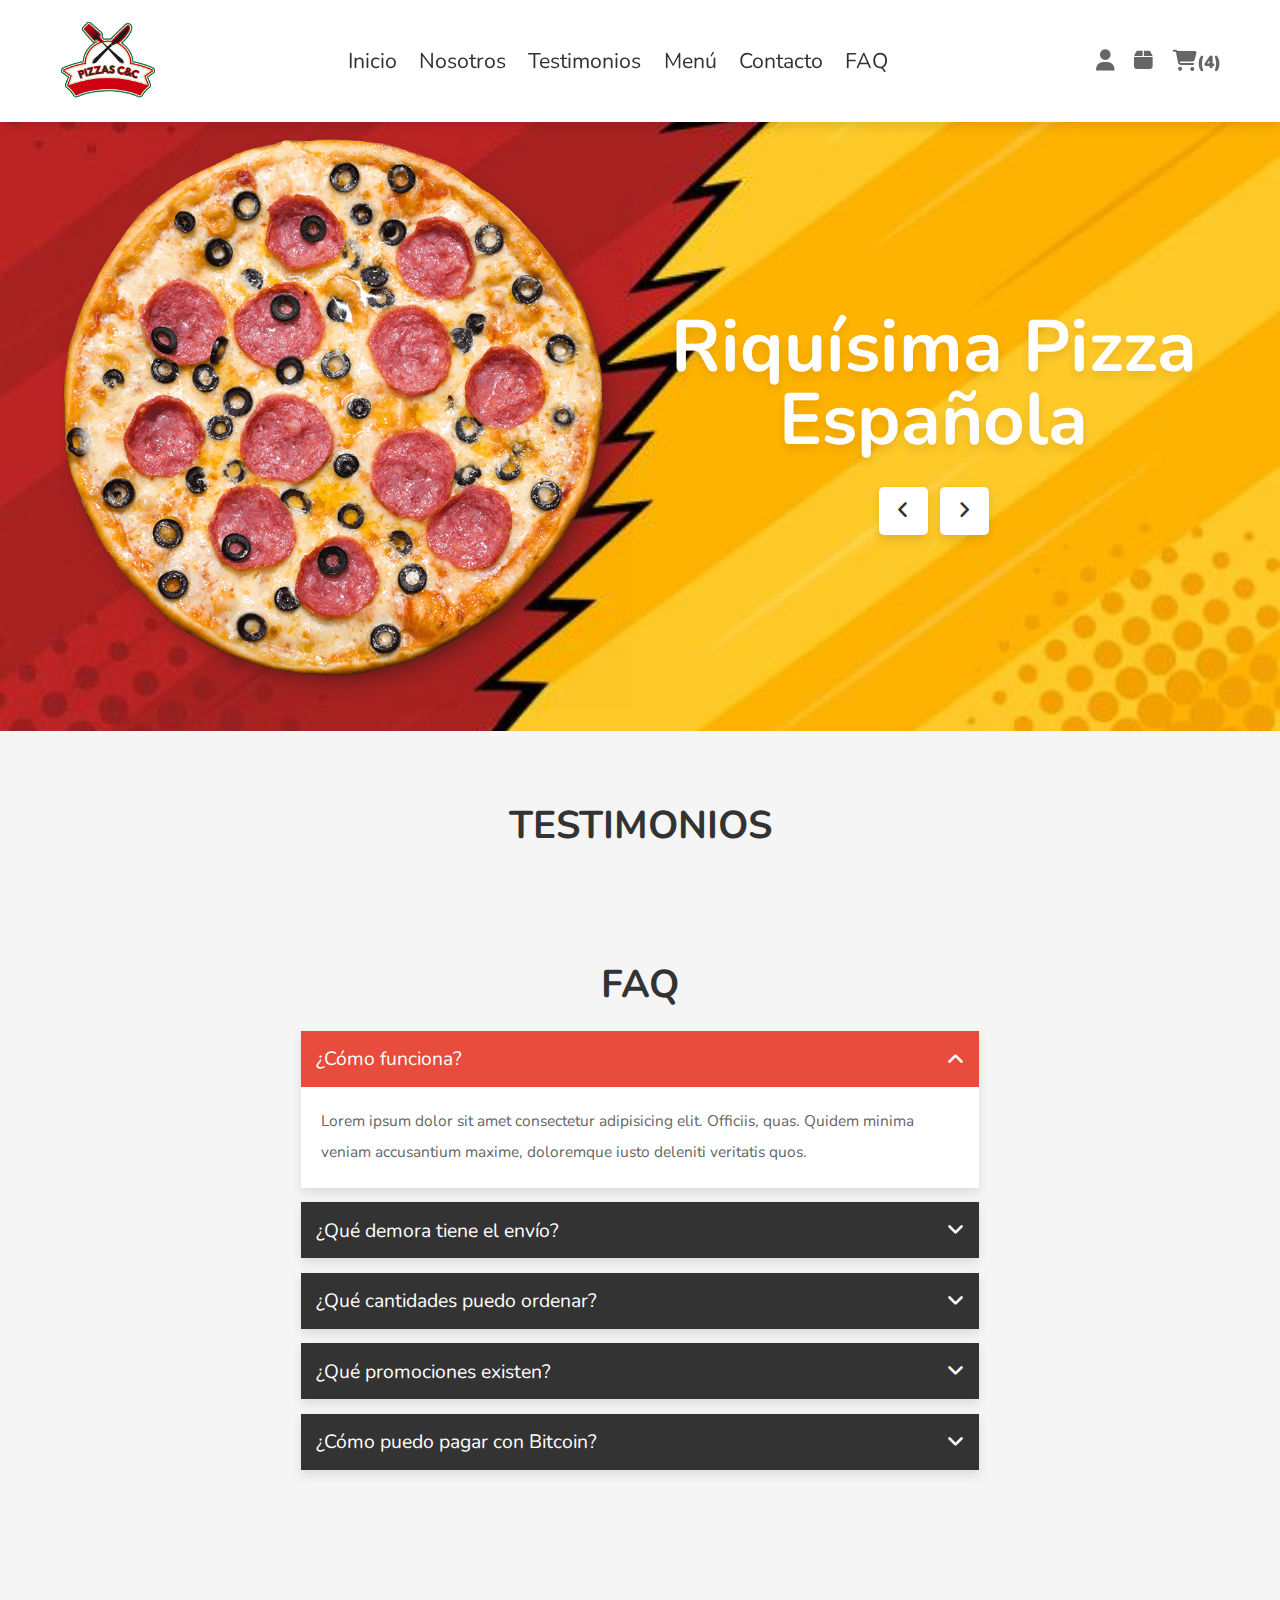
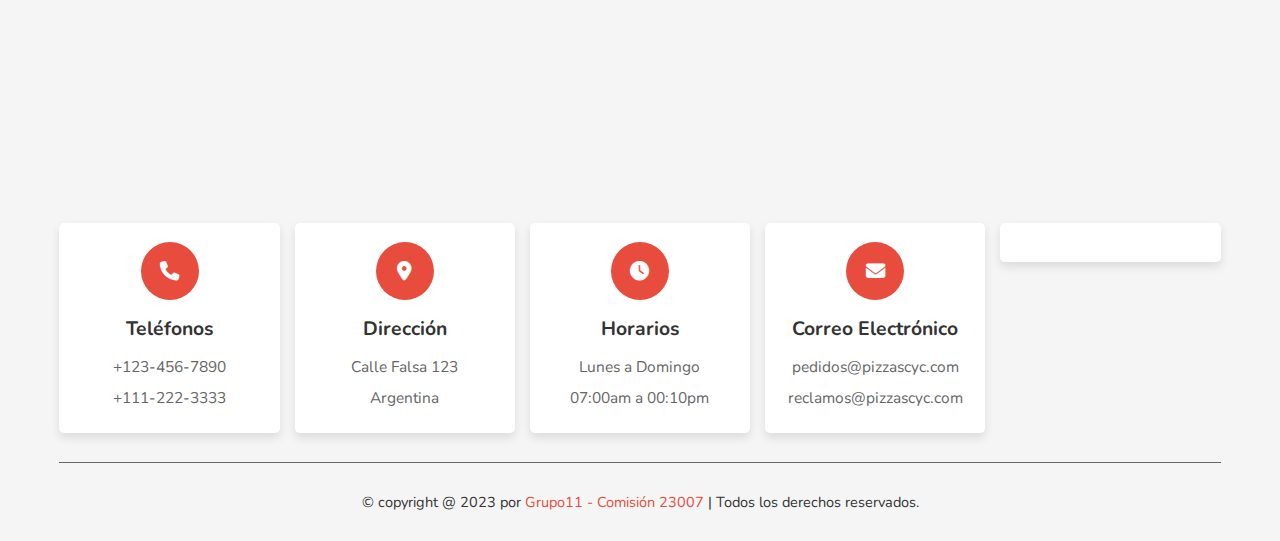
<file: index.html>
<!DOCTYPE html>
<html lang="es">
<head>
   <meta charset="UTF-8">
   <meta http-equiv="X-UA-Compatible" content="IE=edge">
   <meta name="viewport" content="width=device-width, initial-scale=1.0">
   <title>Pizza C&C</title>

   <!-- Cdn Font Awesome   -->
   <link rel="stylesheet" href="https://cdnjs.cloudflare.com/ajax/libs/font-awesome/6.1.1/css/all.min.css">

   <!--  Estilos CSS propios   -->
   <link rel="stylesheet" href="css/style.css">

</head>
<body>
   
<!-- Sección encabezado  -->

<header class="header">

   <section class="flex">

      <a href="index.html" class="logo"> <img src="images/logo.png" alt="Logo Pizza C&C."></a>

      <nav class="navbar">
         <a href="index.html">Inicio</a>
         <a href="nosotros.html">Nosotros</a>
         <a href="index.html#testimonios">Testimonios</a>
         <a href="menu.html">Menú</a>
         <a href="contacto.html">Contacto</a>
         <a href="index.html#faq">FAQ</a>
      </nav>

      <div class="icons">
         <div id="menu-btn" class="fas fa-bars"></div>
         <div id="user-btn" class="fas fa-user"></div>
         <div id="order-btn" class="fas fa-box"></div>
         <div id="cart-btn" class="fas fa-shopping-cart"><span>(4)</span></div>
      </div>

   </section>

</header>

<!-- Fin sección encabezado -->



<div class="shopping-cart">

   <section>

      <div id="close-cart"><span>Cerrar</span></div>

      <div class="box">
         <a href="#" class="fas fa-times"></a>
         <img src="images/pizza-1.jpg" alt="">
         <div class="content">
            <p>pizza-1 <span>( $1.200/- x 2 )</span></p>
            <form>
               <input type="number" class="cant" name="qty" min="1" value="2" max="100">
               <button type="submit" class="fas fa-edit" name="update_qty"></button>
            </form>
         </div>
      </div>

      <div class="box">
         <a href="#" class="fas fa-times"></a>
         <img src="images/pizza-3.jpg" alt="">
         <div class="content">
            <p>pizza-3 <span>( $1.200/- x 1 )</span></p>
            <form>
               <input type="number" class="cant" name="qty" min="1" value="1" max="100">
               <button type="submit" class="fas fa-edit" name="update_qty"></button>
            </form>
         </div>
      </div>

      <div class="box">
         <a href="#" class="fas fa-times"></a>
         <img src="images/pizza-6.jpg" alt="">
         <div class="content">
            <p>pizza-6 <span>( $1.200/- x 2 )</span></p>
            <form>
               <input type="number" class="cant" name="qty" min="1" value="2" max="100">
               <button type="submit" class="fas fa-edit" name="update_qty"></button>
            </form>
         </div>
      </div>

      <div class="box">
         <a href="#" class="fas fa-times"></a>
         <img src="images/pizza-7.jpg" alt="">
         <div class="content">
            <p>pizza-7 <span>( $1.200/- x 1 )</span></p>
            <form>
               <input type="number" class="cant" name="qty" min="1" value="1" max="100">
               <button type="submit" class="fas fa-edit" name="update_qty"></button>
            </form>
         </div>
      </div>

      <a href="#order" class="btn">Pedir ahora</a>

   </section>

</div>

<div class="home-bg">

   <section class="home" id="home">

      <div class="slide-container">

         <div class="slide active">
            <div class="image">
               <div class="girar">
                  <img src="images/home-img-1.png" alt="">
               </div>
            </div>
            <div class="content">
               <h3>Riquísima Pizza Española</h3>
               <div class="fas fa-angle-left" onclick="prev()"></div>
               <div class="fas fa-angle-right" onclick="next()"></div>
            </div>
         </div>

         <div class="slide">
            <div class="image">
               <div class="girar">
                  <img src="images/home-img-2.png" alt="">
               </div>
            </div>
            <div class="content">
               <h3>Deliciosa con Morroncito y Jamón</h3>
               <div class="fas fa-angle-left" onclick="prev()"></div>
               <div class="fas fa-angle-right" onclick="next()"></div>
            </div>
         </div>

         <div class="slide">
            <div class="image">
               <div class="girar">
                  <img src="images/home-img-3.png" alt="">
               </div>
            </div>
            <div class="content">
               <h3>Cuatro Quesos y algo más</h3>
               <div class="fas fa-angle-left" onclick="prev()"></div>
               <div class="fas fa-angle-right" onclick="next()"></div>
            </div>
         </div>

      </div>

   </section>

</div>

<!-- comienzo testimonios -->
<section id=testimonios class="comentarios">
   <h1 class="heading anim-titulo">Testimonios</h1>
   <article id="cajaComentarios">
       <!-- Comentarios generados con API -->
   </article>
</section>
<!-- fin testimonios -->



<!-- comienzo faq  -->

<section class="faq" id="faq">

   <h1 class="heading anim-titulo">FAQ</h1>

   <div class="accordion-container">

      <div class="accordion active">
         <div class="accordion-heading">
            <span>¿Cómo funciona?</span>
            <i class="fas fa-angle-down"></i>
         </div>
         <p class="accrodion-content">
            Lorem ipsum dolor sit amet consectetur adipisicing elit. Officiis, quas. Quidem minima veniam accusantium maxime, doloremque iusto deleniti veritatis quos.
         </p>
      </div>

      <div class="accordion">
         <div class="accordion-heading">
            <span>¿Qué demora tiene el envío?</span>
            <i class="fas fa-angle-down"></i>
         </div>
         <p class="accrodion-content">
            Lorem ipsum dolor sit amet consectetur adipisicing elit. Officiis, quas. Quidem minima veniam accusantium maxime, doloremque iusto deleniti veritatis quos.
         </p>
      </div>

      <div class="accordion">
         <div class="accordion-heading">
            <span>¿Qué cantidades puedo ordenar?</span>
            <i class="fas fa-angle-down"></i>
         </div>
         <p class="accrodion-content">
            Lorem ipsum dolor sit amet consectetur adipisicing elit. Officiis, quas. Quidem minima veniam accusantium maxime, doloremque iusto deleniti veritatis quos.
         </p>
      </div>

      <div class="accordion">
         <div class="accordion-heading">
            <span>¿Qué promociones existen?</span>
            <i class="fas fa-angle-down"></i>
         </div>
         <p class="accrodion-content">
            Lorem ipsum dolor sit amet consectetur adipisicing elit. Officiis, quas. Quidem minima veniam accusantium maxime, doloremque iusto deleniti veritatis quos.
         </p>
      </div>


      <div class="accordion">
         <div class="accordion-heading">
            <span>¿Cómo puedo pagar con Bitcoin?</span>
            <i class="fas fa-angle-down"></i>
         </div>
         <p class="accrodion-content">
            Lorem ipsum dolor sit amet consectetur adipisicing elit. Officiis, quas. Quidem minima veniam accusantium maxime, doloremque iusto deleniti veritatis quos.
         </p>
      </div>
   </div>
</section>

<!-- fin faq  -->

<!-- comienzo footer  -->

<section class="location">
   <iframe src="https://www.google.com/maps/embed?pb=!1m18!1m12!1m3!1d3281.8580521612535!2d-58.76656361722977!3d-34.65828760314897!2m3!1f0!2f0!3f0!3m2!1i1024!2i768!4f13.1!3m3!1m2!1s0x95bc9512dd8aeb59%3A0xc78ff3fe9b8c9677!2sCalle%20falsa%20123%2C%20Paso%20del%20Rey%2C%20Provincia%20de%20Buenos%20Aires!5e0!3m2!1sen!2sar!4v1684453781965!5m2!1sen!2sar" width="300" height="400" style="border:0;" allowfullscreen="" loading="lazy" referrerpolicy="no-referrer-when-downgrade"></iframe>
</section>


<section class="footer">

   <div class="box-container">

      <div class="box">
         <i class="fas fa-phone"></i>
         <h3>Teléfonos</h3>
         <p>+123-456-7890</p>
         <p>+111-222-3333</p>
      </div>

      <div class="box">
         <i class="fas fa-map-marker-alt"></i>
         <h3>Dirección</h3>
         <p>Calle Falsa 123</p>
         <p>Argentina</p>
      </div>

      <div class="box">
         <i class="fas fa-clock"></i>
         <h3>Horarios</h3>
         <p>Lunes a Domingo</p>
         <p>07:00am a 00:10pm</p>
      </div>

      <div class="box">
         <i class="fas fa-envelope"></i>
         <h3>Correo Electrónico</h3>
         <p>pedidos@pizzascyc.com</p>
         <p>reclamos@pizzascyc.com</p>
      </div>
      
      <div class="box">
         <div id="clima"></div>
      </div>
   </div>

   <div class="credit">
      &copy; copyright @ 2023 por <span>Grupo11 - Comisión 23007</span> | Todos los derechos reservados.
   </div>

</section>

<!-- fin footer -->



















<!-- links archivos javascript  -->
<script src="js/script.js"></script>
<script src="js/clima.js"></script>
<script src="js/comentarios.js"></script>

</body>
</html>
</file>
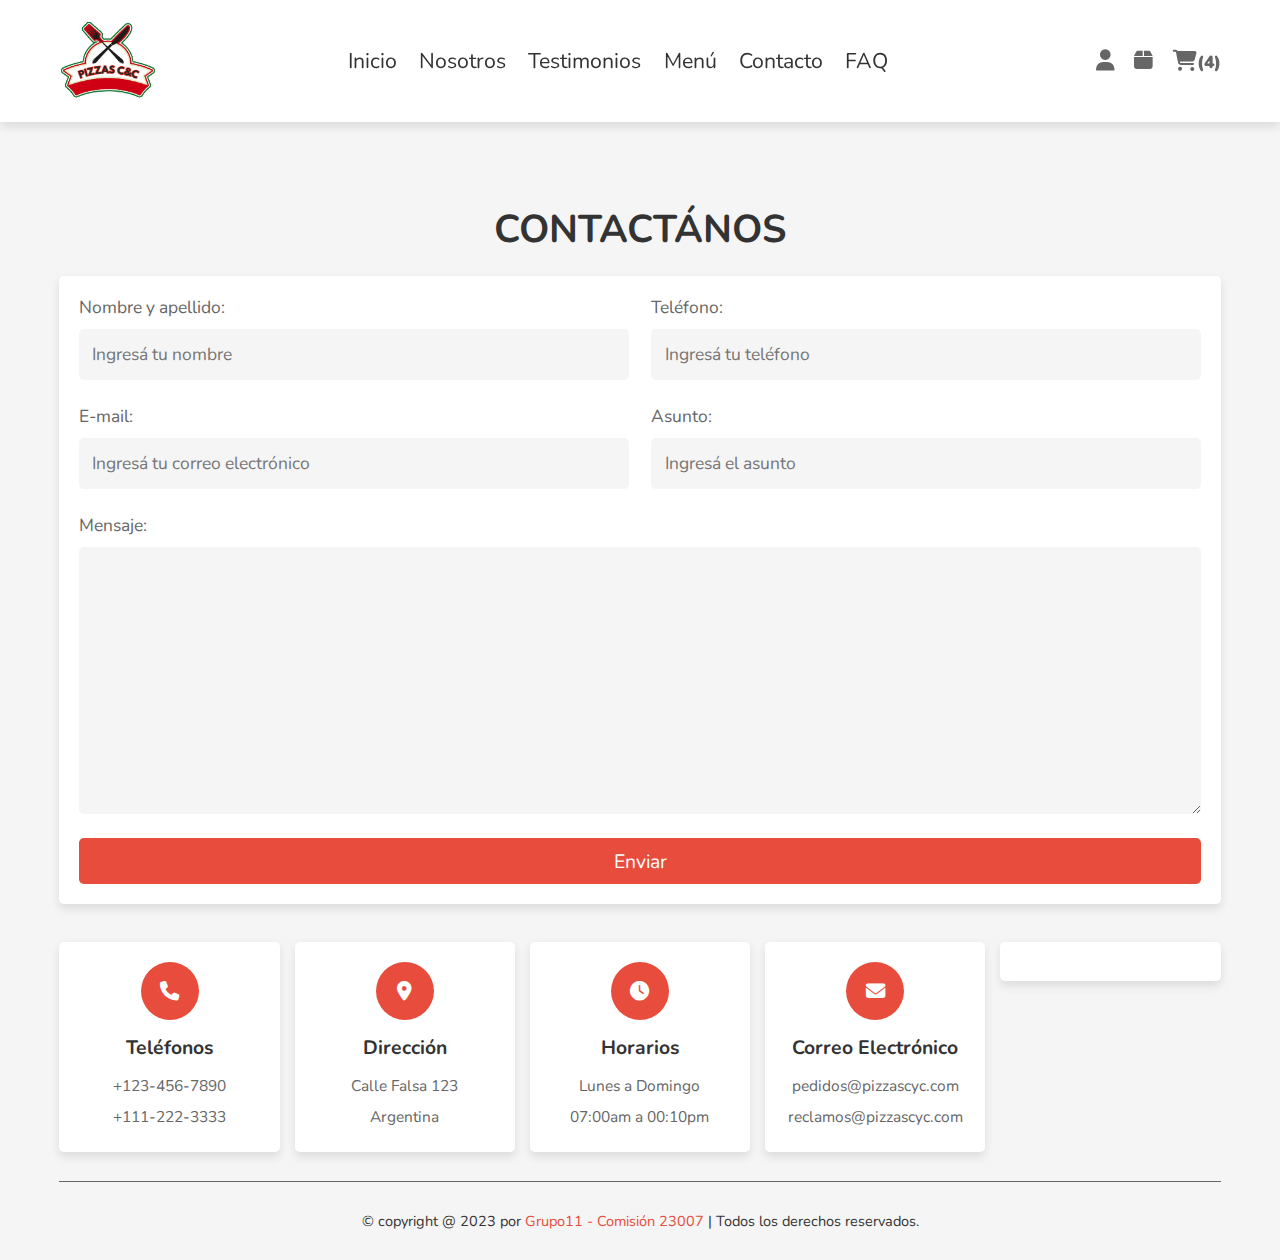
<file: contacto.html>
<!DOCTYPE html>
<html lang="es">
<head>
   <meta charset="UTF-8">
   <meta http-equiv="X-UA-Compatible" content="IE=edge">
   <meta name="viewport" content="width=device-width, initial-scale=1.0">
   <title>Pizza C&C</title>

   <!-- Cdn Font Awesome   -->
   <link rel="stylesheet" href="https://cdnjs.cloudflare.com/ajax/libs/font-awesome/6.1.1/css/all.min.css">

   <!--  Estilos CSS propios   -->
   <link rel="stylesheet" href="css/style.css">

</head>
<body>
   
<!-- Sección encabezado  -->

<header class="header">

   <section class="flex">

      <a href="index.html" class="logo"> <img src="images/logo.png" alt="Logo Pizza C&C."></a>

      <nav class="navbar">
         <a href="index.html">Inicio</a>
         <a href="nosotros.html">Nosotros</a>
         <a href="index.html#testimonios">Testimonios</a>
         <a href="menu.html">Menú</a>
         <a href="contacto.html">Contacto</a>
         <a href="index.html#faq">FAQ</a>
      </nav>

      <div class="icons">
         <div id="menu-btn" class="fas fa-bars"></div>
         <div id="user-btn" class="fas fa-user"></div>
         <div id="order-btn" class="fas fa-box"></div>
         <div id="cart-btn" class="fas fa-shopping-cart"><span>(4)</span></div>
      </div>

   </section>

</header>

<!-- Fin sección encabezado -->


<section class="contacto" id="contacto">

    <h1 class="heading anim-titulo">Contactános</h1>
 
    <form id="form-contacto">
 
       <div class="flex">
          <div class="inputBox">
             <label>Nombre y apellido:</label>
             <input type="text" name="name" class="box" required placeholder="Ingresá tu nombre" maxlength="20" id="nombre-contacto" onkeyup="validarNombre()"> <span id="error-nombre"></span>
          </div>
          <div class="inputBox">
             <label>Teléfono:</label>
             <input type="number" name="number" class="box" required placeholder="Ingresá tu teléfono" min="0" id="telefono-contacto" onkeyup="validarTelefono()"> <span id="error-tel"></span>
          </div>
          <div class="inputBox">
            <label>E-mail:</label>
            <input type="email" name="email" class="box" required placeholder="Ingresá tu correo electrónico" min="0" id="email-contacto" onkeyup="validarEmail()"> <span id="error-email"></span>
         </div>
         <div class="inputBox">
            <label>Asunto:</label>
            <input type="text" name="asunto" class="box" required placeholder="Ingresá el asunto" maxlength="20" id="asunto-contacto" onkeyup="validarAsunto()"> <span id="error-asunto"></span>
         </div>
         <div class="inputText">
            <label>Mensaje:</label>
            <textarea cols="100" rows="10" class="box" required id="mensaje-contacto" onkeyup="validarMensaje()"></textarea> <span id="error-mensaje"></span>
         </div>
       </div>
 
       <input type="submit" value="Enviar" class="btn" name="enviar" id="enviar">
       <span id="error-envio"></span>
 
    </form>
 
 </section>
 

<!-- Carrito -->
<div class="shopping-cart">

   <section>

      <div id="close-cart"><span>Cerrar</span></div>

      <div class="box">
         <a href="#" class="fas fa-times"></a>
         <img src="images/pizza-1.jpg" alt="">
         <div class="content">
            <p>pizza-1 <span>( $1.200/- x 2 )</span></p>
            <form>
               <input type="number" class="cant" name="qty" min="1" value="2" max="100">
               <button type="submit" class="fas fa-edit" name="update_qty"></button>
            </form>
         </div>
      </div>

      <div class="box">
         <a href="#" class="fas fa-times"></a>
         <img src="images/pizza-3.jpg" alt="">
         <div class="content">
            <p>pizza-3 <span>( $1.200/- x 1 )</span></p>
            <form>
               <input type="number" class="cant" name="qty" min="1" value="1" max="100">
               <button type="submit" class="fas fa-edit" name="update_qty"></button>
            </form>
         </div>
      </div>

      <div class="box">
         <a href="#" class="fas fa-times"></a>
         <img src="images/pizza-6.jpg" alt="">
         <div class="content">
            <p>pizza-6 <span>( $1.200/- x 2 )</span></p>
            <form>
               <input type="number" class="cant" name="qty" min="1" value="2" max="100">
               <button type="submit" class="fas fa-edit" name="update_qty"></button>
            </form>
         </div>
      </div>

      <div class="box">
         <a href="#" class="fas fa-times"></a>
         <img src="images/pizza-7.jpg" alt="">
         <div class="content">
            <p>pizza-7 <span>( $1.200/- x 1 )</span></p>
            <form>
               <input type="number" class="cant" name="qty" min="1" value="1" max="100">
               <button type="submit" class="fas fa-edit" name="update_qty"></button>
            </form>
         </div>
      </div>

      <a href="#order" class="btn">Pedir ahora</a>

   </section>

</div>
<!-- Fin Carrito -->


<section class="footer">

    <div class="box-container">
 
       <div class="box">
          <i class="fas fa-phone"></i>
          <h3>Teléfonos</h3>
          <p>+123-456-7890</p>
          <p>+111-222-3333</p>
       </div>
 
       <div class="box">
          <i class="fas fa-map-marker-alt"></i>
          <h3>Dirección</h3>
          <p>Calle Falsa 123</p>
          <p>Argentina</p>
       </div>
 
       <div class="box">
          <i class="fas fa-clock"></i>
          <h3>Horarios</h3>
          <p>Lunes a Domingo</p>
          <p>07:00am a 00:10pm</p>
       </div>
 
       <div class="box">
          <i class="fas fa-envelope"></i>
          <h3>Correo Electrónico</h3>
          <p>pedidos@pizzascyc.com</p>
          <p>reclamos@pizzascyc.com</p>
       </div>
       
       <div class="box">
          <div id="clima"></div>
       </div>
    </div>
 
    <div class="credit">
       &copy; copyright @ 2023 por <span>Grupo11 - Comisión 23007</span> | Todos los derechos reservados.
    </div>
 
 </section>
 
 <!-- fin footer -->
 


<!-- links archivos javascript  -->
<script src="js/validar.js"></script>
<script src="js/script.js"></script>
<script src="js/clima.js"></script>

</body>
</html>
</file>
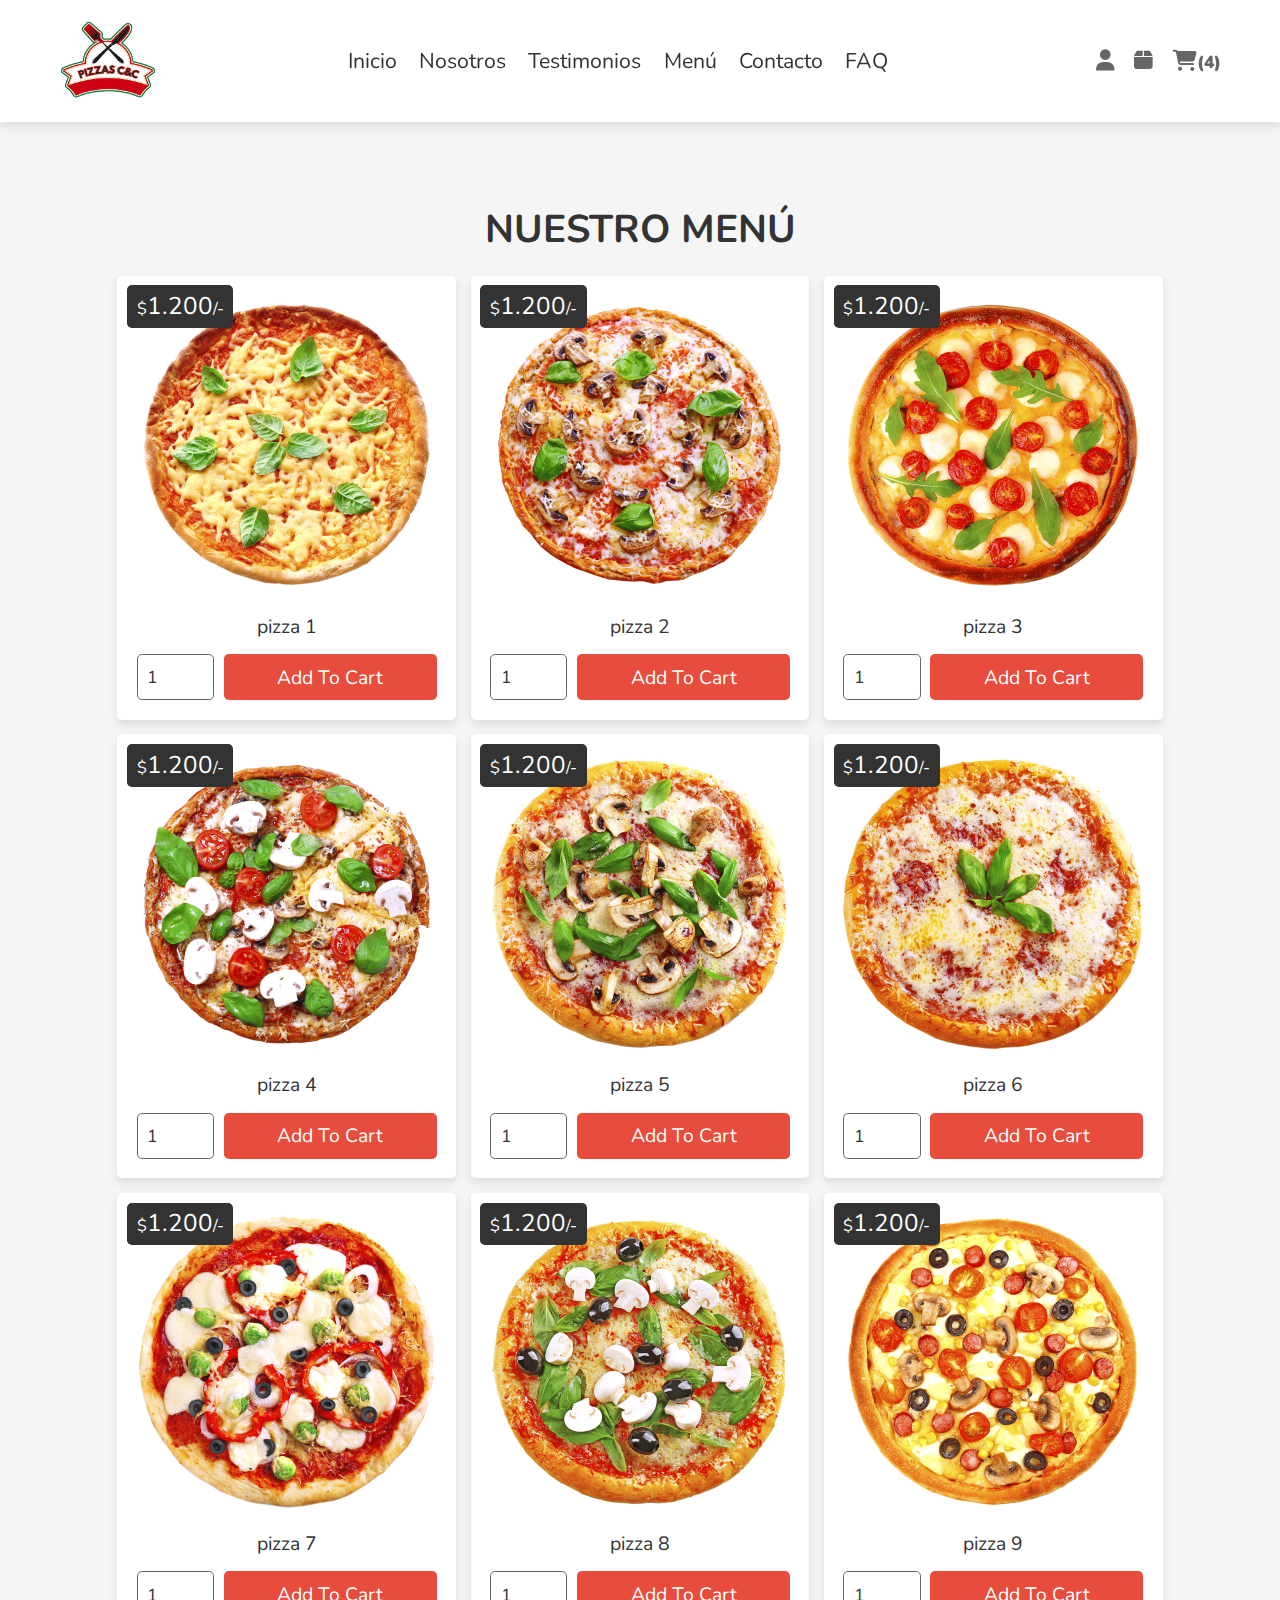
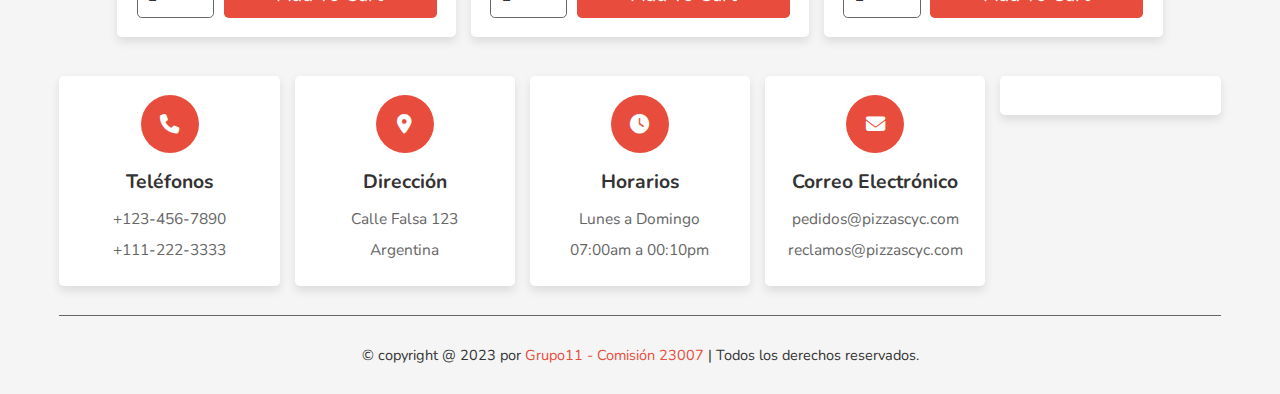
<file: menu.html>
<!DOCTYPE html>
<html lang="es">
<head>
   <meta charset="UTF-8">
   <meta http-equiv="X-UA-Compatible" content="IE=edge">
   <meta name="viewport" content="width=device-width, initial-scale=1.0">
   <title>Pizza C&C</title>

   <!-- Cdn Font Awesome   -->
   <link rel="stylesheet" href="https://cdnjs.cloudflare.com/ajax/libs/font-awesome/6.1.1/css/all.min.css">

   <!--  Estilos CSS propios   -->
   <link rel="stylesheet" href="css/style.css">

</head>
<body>
   
<!-- Sección encabezado  -->

<header class="header">

   <section class="flex">

      <a href="index.html" class="logo"> <img src="images/logo.png" alt="Logo Pizza C&C."></a>

      <nav class="navbar">
         <a href="index.html">Inicio</a>
         <a href="nosotros.html">Nosotros</a>
         <a href="index.html#testimonios">Testimonios</a>
         <a href="menu.html">Menú</a>
         <a href="contacto.html">Contacto</a>
         <a href="index.html#faq">FAQ</a>
      </nav>

      <div class="icons">
         <div id="menu-btn" class="fas fa-bars"></div>
         <div id="user-btn" class="fas fa-user"></div>
         <div id="order-btn" class="fas fa-box"></div>
         <div id="cart-btn" class="fas fa-shopping-cart"><span>(4)</span></div>
      </div>

   </section>

</header>

<!-- Fin sección encabezado -->


<!-- Inicio menú  -->

<section id="menu" class="menu">

    <h1 class="heading anim-titulo">Nuestro Menú</h1>
 
    <div class="box-container">
 
       <div class="box">
          <div class="precio">$<span>1.200</span>/-</div>
          <img src="images/pizza-1.jpg" alt="">
          <div class="nombre">pizza 1</div>
          <form>
             <input type="number" min="1" max="100" value="1" class="cant" name="qty">
             <input type="submit" value="add to cart" name="add_to_cart" class="btn">
          </form>
       </div>
 
       <div class="box">
          <div class="precio">$<span>1.200</span>/-</div>
          <img src="images/pizza-2.jpg" alt="">
          <div class="nombre">pizza 2</div>
          <form>
             <input type="number" min="1" max="100" value="1" class="cant" name="qty">
             <input type="submit" value="add to cart" name="add_to_cart" class="btn">
          </form>
       </div>
 
       <div class="box">
          <div class="precio">$<span>1.200</span>/-</div>
          <img src="images/pizza-3.jpg" alt="">
          <div class="nombre">pizza 3</div>
          <form>
             <input type="number" min="1" max="100" value="1" class="cant" name="qty">
             <input type="submit" value="add to cart" name="add_to_cart" class="btn">
          </form>
       </div>
 
       <div class="box">
          <div class="precio">$<span>1.200</span>/-</div>
          <img src="images/pizza-4.jpg" alt="">
          <div class="nombre">pizza 4</div>
          <form>
             <input type="number" min="1" max="100" value="1" class="cant" name="qty">
             <input type="submit" value="add to cart" name="add_to_cart" class="btn">
          </form>
       </div>
 
       <div class="box">
          <div class="precio">$<span>1.200</span>/-</div>
          <img src="images/pizza-5.jpg" alt="">
          <div class="nombre">pizza 5</div>
          <form>
             <input type="number" min="1" max="100" value="1" class="cant" name="qty">
             <input type="submit" value="add to cart" name="add_to_cart" class="btn">
          </form>
       </div>
 
       <div class="box">
          <div class="precio">$<span>1.200</span>/-</div>
          <img src="images/pizza-6.jpg" alt="">
          <div class="nombre">pizza 6</div>
          <form>
             <input type="number" min="1" max="100" value="1" class="cant" name="qty">
             <input type="submit" value="add to cart" name="add_to_cart" class="btn">
          </form>
       </div>
 
       <div class="box">
          <div class="precio">$<span>1.200</span>/-</div>
          <img src="images/pizza-7.jpg" alt="">
          <div class="nombre">pizza 7</div>
          <form>
             <input type="number" min="1" max="100" value="1" class="cant" name="qty">
             <input type="submit" value="add to cart" name="add_to_cart" class="btn">
          </form>
       </div>
 
       <div class="box">
          <div class="precio">$<span>1.200</span>/-</div>
          <img src="images/pizza-8.jpg" alt="">
          <div class="nombre">pizza 8</div>
          <form>
             <input type="number" min="1" max="100" value="1" class="cant" name="qty">
             <input type="submit" value="add to cart" name="add_to_cart" class="btn">
          </form>
       </div>
 
       <div class="box">
          <div class="precio">$<span>1.200</span>/-</div>
          <img src="images/pizza-9.jpg" alt="">
          <div class="nombre">pizza 9</div>
          <form>
             <input type="number" min="1" max="100" value="1" class="cant" name="qty">
             <input type="submit" value="add to cart" name="add_to_cart" class="btn">
          </form>
       </div>
 
    </div>
 
 </section>
 
 <!-- Fin menú -->

 <!-- Carrito -->
<div class="shopping-cart">

   <section>

      <div id="close-cart"><span>Cerrar</span></div>

      <div class="box">
         <a href="#" class="fas fa-times"></a>
         <img src="images/pizza-1.jpg" alt="">
         <div class="content">
            <p>pizza-1 <span>( $1.200/- x 2 )</span></p>
            <form>
               <input type="number" class="cant" name="qty" min="1" value="2" max="100">
               <button type="submit" class="fas fa-edit" name="update_qty"></button>
            </form>
         </div>
      </div>

      <div class="box">
         <a href="#" class="fas fa-times"></a>
         <img src="images/pizza-3.jpg" alt="">
         <div class="content">
            <p>pizza-3 <span>( $1.200/- x 1 )</span></p>
            <form>
               <input type="number" class="cant" name="qty" min="1" value="1" max="100">
               <button type="submit" class="fas fa-edit" name="update_qty"></button>
            </form>
         </div>
      </div>

      <div class="box">
         <a href="#" class="fas fa-times"></a>
         <img src="images/pizza-6.jpg" alt="">
         <div class="content">
            <p>pizza-6 <span>( $1.200/- x 2 )</span></p>
            <form>
               <input type="number" class="cant" name="qty" min="1" value="2" max="100">
               <button type="submit" class="fas fa-edit" name="update_qty"></button>
            </form>
         </div>
      </div>

      <div class="box">
         <a href="#" class="fas fa-times"></a>
         <img src="images/pizza-7.jpg" alt="">
         <div class="content">
            <p>pizza-7 <span>( $1.200/- x 1 )</span></p>
            <form>
               <input type="number" class="cant" name="qty" min="1" value="1" max="100">
               <button type="submit" class="fas fa-edit" name="update_qty"></button>
            </form>
         </div>
      </div>

      <a href="#order" class="btn">Pedir ahora</a>

   </section>

</div>
<!-- Fin Carrito -->
 
<!-- Inicio footer  -->

<section class="footer">

   <div class="box-container">

      <div class="box">
         <i class="fas fa-phone"></i>
         <h3>Teléfonos</h3>
         <p>+123-456-7890</p>
         <p>+111-222-3333</p>
      </div>

      <div class="box">
         <i class="fas fa-map-marker-alt"></i>
         <h3>Dirección</h3>
         <p>Calle Falsa 123</p>
         <p>Argentina</p>
      </div>

      <div class="box">
         <i class="fas fa-clock"></i>
         <h3>Horarios</h3>
         <p>Lunes a Domingo</p>
         <p>07:00am a 00:10pm</p>
      </div>

      <div class="box">
         <i class="fas fa-envelope"></i>
         <h3>Correo Electrónico</h3>
         <p>pedidos@pizzascyc.com</p>
         <p>reclamos@pizzascyc.com</p>
      </div>
      
      <div class="box">
         <div id="clima"></div>
      </div>
   </div>

   <div class="credit">
      &copy; copyright @ 2023 por <span>Grupo11 - Comisión 23007</span> | Todos los derechos reservados.
   </div>

</section>
 
 <!-- Fin footer -->
 
 
 
 
 
 
 
 
 
 
 
 
 
 
 
 
 
 
 
 <!-- Links scripts  -->
 <script src="js/script.js"></script>
 <script src="js/clima.js"></script>
 
 </body>
 </html>
</file>
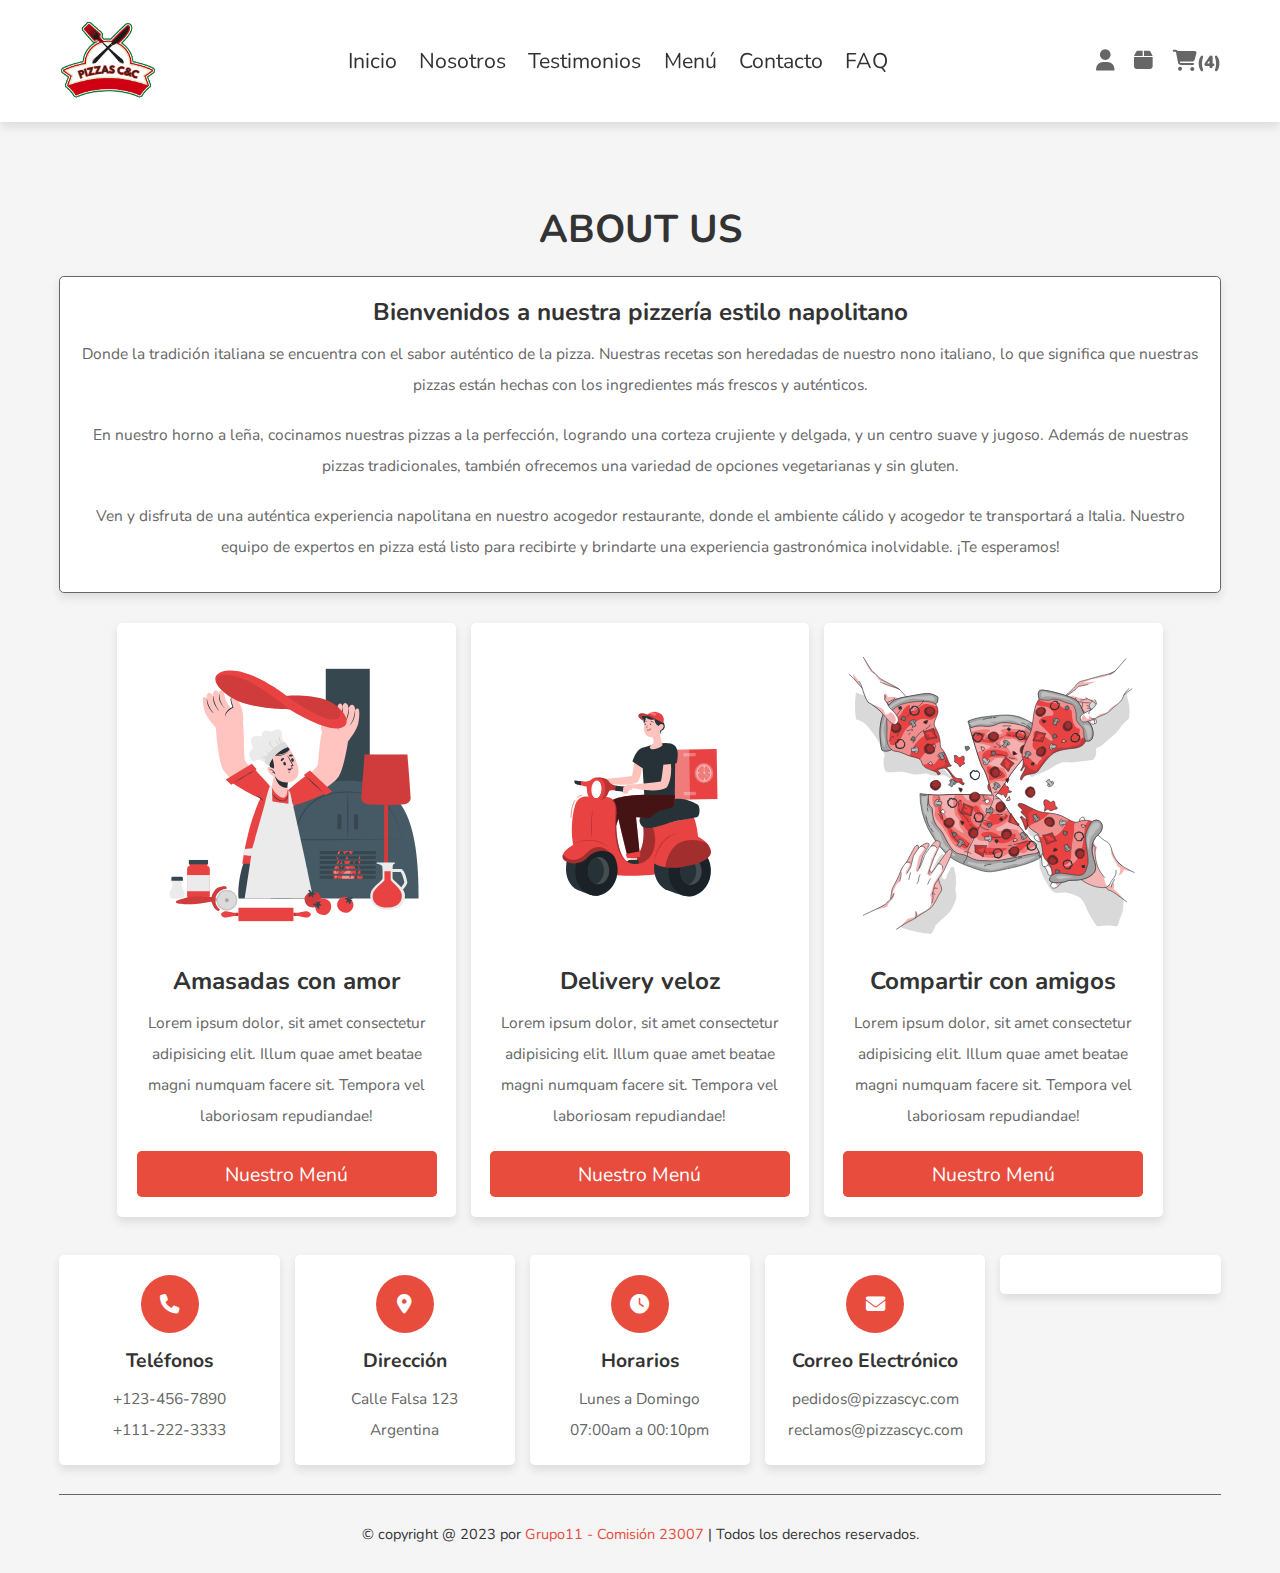
<file: nosotros.html>
<!DOCTYPE html>
<html lang="es">
<head>
   <meta charset="UTF-8">
   <meta http-equiv="X-UA-Compatible" content="IE=edge">
   <meta name="viewport" content="width=device-width, initial-scale=1.0">
   <title>Pizza C&C</title>

   <!-- Cdn Font Awesome   -->
   <link rel="stylesheet" href="https://cdnjs.cloudflare.com/ajax/libs/font-awesome/6.1.1/css/all.min.css">

   <!--  Estilos CSS propios   -->
   <link rel="stylesheet" href="css/style.css">

</head>
<body>
   
<!-- Sección encabezado  -->

<header class="header">

   <section class="flex">

      <a href="index.html" class="logo"> <img src="images/logo.png" alt="Logo Pizza C&C."></a>

      <nav class="navbar">
         <a href="index.html">Inicio</a>
         <a href="nosotros.html">Nosotros</a>
         <a href="index.html#testimonios">Testimonios</a>
         <a href="menu.html">Menú</a>
         <a href="contacto.html">Contacto</a>
         <a href="index.html#faq">FAQ</a>
      </nav>

      <div class="icons">
         <div id="menu-btn" class="fas fa-bars"></div>
         <div id="user-btn" class="fas fa-user"></div>
         <div id="order-btn" class="fas fa-box"></div>
         <div id="cart-btn" class="fas fa-shopping-cart"><span>(4)</span></div>
      </div>

   </section>

</header>

<!-- Fin sección encabezado -->
    <!-- Seccion About  -->

<section class="about" id="about">

    <h1 class="heading anim-titulo">about us</h1>
 

    <div class="box-flex">
      <h3>Bienvenidos a nuestra pizzería estilo napolitano</h3>
      <p>Donde la tradición italiana se encuentra con el sabor auténtico de la pizza. Nuestras recetas son heredadas de nuestro nono italiano, lo que significa que nuestras pizzas están hechas con los ingredientes más frescos y auténticos.
      <p>En nuestro horno a leña, cocinamos nuestras pizzas a la perfección, logrando una corteza crujiente y delgada, y un centro suave y jugoso. Además de nuestras pizzas tradicionales, también ofrecemos una variedad de opciones vegetarianas y sin gluten.
      <p>Ven y disfruta de una auténtica experiencia napolitana en nuestro acogedor restaurante, donde el ambiente cálido y acogedor te transportará a Italia. Nuestro equipo de expertos en pizza está listo para recibirte y brindarte una experiencia gastronómica inolvidable. ¡Te esperamos!</p>
   </div>

    <div class="box-container">

       <div class="box">
          <img src="images/about-1.svg" alt="">
          <h3>Amasadas con amor</h3>
          <p>Lorem ipsum dolor, sit amet consectetur adipisicing elit. Illum quae amet beatae magni numquam facere sit. Tempora vel laboriosam repudiandae!</p>
          <a href="menu.html" class="btn">Nuestro Menú</a>
       </div>
 
       <div class="box">
          <img src="images/about-2.svg" alt="">
          <h3>Delivery veloz</h3>
          <p>Lorem ipsum dolor, sit amet consectetur adipisicing elit. Illum quae amet beatae magni numquam facere sit. Tempora vel laboriosam repudiandae!</p>
          <a href="menu.html" class="btn">Nuestro Menú</a>
       </div>
 
       <div class="box">
          <img src="images/about-3.svg" alt="">
          <h3>Compartir con amigos</h3>
          <p>Lorem ipsum dolor, sit amet consectetur adipisicing elit. Illum quae amet beatae magni numquam facere sit. Tempora vel laboriosam repudiandae!</p>
          <a href="menu.html" class="btn">Nuestro Menú</a>
       </div>
 
    </div>
 
 </section>
 
 <!-- Fin About -->
<!-- Carrito -->
 <div class="shopping-cart">

   <section>

      <div id="close-cart"><span>Cerrar</span></div>

      <div class="box">
         <a href="#" class="fas fa-times"></a>
         <img src="images/pizza-1.jpg" alt="">
         <div class="content">
            <p>pizza-1 <span>( $1.200/- x 2 )</span></p>
            <form>
               <input type="number" class="cant" name="qty" min="1" value="2" max="100">
               <button type="submit" class="fas fa-edit" name="update_qty"></button>
            </form>
         </div>
      </div>

      <div class="box">
         <a href="#" class="fas fa-times"></a>
         <img src="images/pizza-3.jpg" alt="">
         <div class="content">
            <p>pizza-3 <span>( $1.200/- x 1 )</span></p>
            <form>
               <input type="number" class="cant" name="qty" min="1" value="1" max="100">
               <button type="submit" class="fas fa-edit" name="update_qty"></button>
            </form>
         </div>
      </div>

      <div class="box">
         <a href="#" class="fas fa-times"></a>
         <img src="images/pizza-6.jpg" alt="">
         <div class="content">
            <p>pizza-6 <span>( $1.200/- x 2 )</span></p>
            <form>
               <input type="number" class="cant" name="qty" min="1" value="2" max="100">
               <button type="submit" class="fas fa-edit" name="update_qty"></button>
            </form>
         </div>
      </div>

      <div class="box">
         <a href="#" class="fas fa-times"></a>
         <img src="images/pizza-7.jpg" alt="">
         <div class="content">
            <p>pizza-7 <span>( $1.200/- x 1 )</span></p>
            <form>
               <input type="number" class="cant" name="qty" min="1" value="1" max="100">
               <button type="submit" class="fas fa-edit" name="update_qty"></button>
            </form>
         </div>
      </div>

      <a href="#order" class="btn">Pedir ahora</a>

   </section>

</div>
<!-- Fin Carrito -->


<!-- Inicio footer  -->

<section class="footer">

   <div class="box-container">

      <div class="box">
         <i class="fas fa-phone"></i>
         <h3>Teléfonos</h3>
         <p>+123-456-7890</p>
         <p>+111-222-3333</p>
      </div>

      <div class="box">
         <i class="fas fa-map-marker-alt"></i>
         <h3>Dirección</h3>
         <p>Calle Falsa 123</p>
         <p>Argentina</p>
      </div>

      <div class="box">
         <i class="fas fa-clock"></i>
         <h3>Horarios</h3>
         <p>Lunes a Domingo</p>
         <p>07:00am a 00:10pm</p>
      </div>

      <div class="box">
         <i class="fas fa-envelope"></i>
         <h3>Correo Electrónico</h3>
         <p>pedidos@pizzascyc.com</p>
         <p>reclamos@pizzascyc.com</p>
      </div>
      
      <div class="box">
         <div id="clima"></div>
      </div>
   </div>

   <div class="credit">
      &copy; copyright @ 2023 por <span>Grupo11 - Comisión 23007</span> | Todos los derechos reservados.
   </div>

</section>
 <!-- Fin footer-->
 
 
 
 
 
 
 
 
 
 
 
 
 
 
 
 
 
 
 
 <!-- Links scripts  -->
 <script src="js/script.js"></script>
 <script src="js/clima.js"></script>
 
 </body>
 </html>
</file>
<file: css/style.css>
@import url('https://fonts.googleapis.com/css2?family=Nunito:wght@200;300;400;500;600;800&display=swap');

:root{
   --red:#e74c3c;
   --black:#333;
   --white:#fff;
   --light-bg:#f5f5f5;
   --light-color:#666;
   --border:.1rem solid var(--light-color);
   --box-shadow:0 .5rem 1rem rgba(0,0,0,.1);
}

*{
   font-family: 'Nunito', sans-serif;
   margin:0; padding:0;
   box-sizing: border-box;
   outline: none; border:none;
   text-decoration: none;
   transition: 0.2s linear; 
}

::-webkit-scrollbar{
   width: 1rem;
   height: .5rem;
}

::-webkit-scrollbar-track{
   background-color: transparent;
}

::-webkit-scrollbar-thumb{
   background-color: var(--red);
}

html{
   font-size: 60.5%;
   overflow-x: hidden;
   scroll-behavior: smooth;
   scroll-padding-top: 7.5rem;
}

body{
   background: var(--light-bg);
   overflow-x: hidden;
}

section{
   padding:2rem;
   margin:0 auto;
   max-width: 1200px;
}

.heading{
   text-align: center;
   margin-top: 5rem;
   margin-bottom: 2rem;
   font-size: 4rem;
   color:var(--black);
   text-transform: uppercase;
}

.anim-titulo {
	-webkit-animation: anim-titulo 5s cubic-bezier(0.215, 0.610, 0.355, 1.000) both;
	        animation: anim-titulo 5s cubic-bezier(0.215, 0.610, 0.355, 1.000) both;
}

/* ----------------------------------------------
 * Generated by Animista on 2023-5-23 11:22:22
 * Licensed under FreeBSD License.
 * See http://animista.net/license for more info. 
 * w: http://animista.net, t: @cssanimista
 * ---------------------------------------------- */

/**
 * ----------------------------------------
 * animation anim-titulo
 * ----------------------------------------
 */
 @-webkit-keyframes anim-titulo {
   0% {
     letter-spacing: 1em;
     -webkit-transform: translateZ(400px);
             transform: translateZ(400px);
     opacity: 0;
   }
   40% {
     opacity: 0.6;
   }
   100% {
     -webkit-transform: translateZ(0);
             transform: translateZ(0);
     opacity: 1;
   }
 }
 @keyframes anim-titulo {
   0% {
     letter-spacing: 1em;
     -webkit-transform: translateZ(400px);
             transform: translateZ(400px);
     opacity: 0;
   }
   40% {
     opacity: 0.6;
   }
   100% {
     -webkit-transform: translateZ(0);
             transform: translateZ(0);
     opacity: 1;
   }
 }
 


.btn{
   display: block;
   width: 100%;
   margin-top: 1rem;
   border-radius: .5rem;
   padding:1rem 3rem;
   font-size: 2rem;
   color:var(--white);
   background-color: var(--red);
   cursor: pointer;
   text-transform: capitalize;
   text-align: center;
}

.btn:hover{
   background-color:var(--black);
}

.header{
   position: fixed;
   top:0; left:0; right:0;
   background-color: var(--white);
   box-shadow: var(--box-shadow);
   z-index: 1000;
}

.header .flex{
   display: flex;
   align-items: center;
   justify-content: space-between;
   position: relative;
}


.header .flex .logo img{
   height: 80px;
   
}

.header .flex .navbar a{
   margin:0 1rem;
   font-size: 2.2rem;
   color:var(--black);
}

.header .flex .navbar a:hover{
   text-decoration: underline;
   color:var(--red);
}

.header .flex .icons div{
   font-size: 2.2rem;
   color:var(--light-color);
   cursor: pointer;
   margin-left: 1.7rem;
}

.header .flex .icons div:hover{
   color:var(--red);
}

.header .flex .icons div span{
   font-size: 1.8rem;
}

#menu-btn{
   display: none;
}



.shopping-cart{
   position: fixed;
   top:0; right:-110%;
   width: 35rem;
   z-index: 1100;
   background-color: var(--light-bg);
   border-left: var(--border);
   height: 100vh;
   overflow-y: scroll;
}

.shopping-cart.active{
   right: 0;
}

.shopping-cart #close-cart{
   text-align: right;
   margin-bottom: 2.5rem;
}

.shopping-cart #close-cart span{
   cursor: pointer;
   font-size: 2.5rem;
   color:var(--red);
   text-decoration: underline;
}

.shopping-cart #close-cart span:hover{
   color:var(--black);
}

.shopping-cart .box{
   display: flex;
   position: relative;
   align-items: center;
   gap:1.5rem;
   border-radius: .5rem;
   box-shadow: var(--box-shadow);
   padding:1.5rem;
   background-color: var(--white);
   margin:1.7rem 0;
}

.shopping-cart .box .fa-times{
   position: absolute;
   top:1.2rem; right:1.2rem;
   font-size: 1.8rem;
   cursor: pointer;
   color:var(--red);
}

.shopping-cart .box .fa-times:hover{
   color:var(--black);
}

.shopping-cart .box img{
   width: 7rem;
}

.shopping-cart .box .content p{
   font-size: 1.8rem;
   color:var(--light-color);
}

.shopping-cart .box .content p span{
   color:var(--red);
}

.shopping-cart .box .content form{
   margin-top: 1.5rem;
   display: flex;
   gap:1rem;
}

.shopping-cart .box .content form .cant{
   border:var(--border);
   border-radius: .5rem;
   padding:1rem;
   font-size: 1.8rem;
   color:var(--black);
   width: 8rem;
}

.shopping-cart .box .content form .fa-edit{
   width: 5.5rem;
   font-size: 1.7rem;
   cursor: pointer;
   border-radius: .5rem;
   background-color: var(--light-bg);
   color:var(--black);
}

.shopping-cart .box .content form .fa-edit:hover{
   background-color: var(--black);
   color:var(--white);
}

@keyframes fadeLeft{
   0%{
      transform: translateX(5rem);
   }
}

@keyframes fadeRight{
   0%{
      transform: translateX(-5rem);
   }
}

.home-bg{
   background:url(../images/pizza-bg.jpg) no-repeat;
   background-size: cover;
   background-position: center;
}

.home-bg .home .slide-container{
   margin-top: 12rem;
}

.home-bg .home .slide-container .slide{
   display: none;
   align-items: center;
   gap:1.5rem;
   flex-wrap: wrap;
}

.home-bg .home .slide-container .slide.active{
   display: flex;
}

.home-bg .home .slide-container .slide .image{
   flex:1 1 40rem;
   animation: fadeRight .4s linear;
}


/* animacion de rotacion */
 @-webkit-keyframes girar {
   0% {
     -webkit-transform: rotate(0);
             transform: rotate(0);
   }
   100% {
     -webkit-transform: rotate(360deg);
             transform: rotate(360deg);
   }
 }
 @keyframes girar {
   0% {
     -webkit-transform: rotate(0);
             transform: rotate(0);
   }
   100% {
     -webkit-transform: rotate(360deg);
             transform: rotate(360deg);
   }
 }

.girar {
	-webkit-animation: girar 20s linear infinite both;
	        animation: girar 20s linear infinite both;
}


.home-bg .home .slide-container .slide .image img{
   width: 100%;
}
.home-bg .home .slide-container .slide .content{
   flex:1 1 40rem;
   text-align: center;
   animation: fadeLeft .4s linear;
}

.home-bg .home .slide-container .slide .content h3{
   color:var(--white);
   margin-bottom: 3rem;
   text-transform: capitalize;
   font-size: 7.5rem;
   text-shadow: var(--box-shadow);
   line-height: 1;
}

.home-bg .home .slide-container .slide .content .fa-angle-left,
.home-bg .home .slide-container .slide .content .fa-angle-right{
   height: 5rem;
   width: 5rem;
   line-height: 4.8rem;
   font-size: 2rem;
   color:var(--black);
   background-color: var(--white);
   margin:0 .5rem;
   box-shadow: var(--box-shadow);
   cursor: pointer;
   border-radius: .5rem;
}

.home-bg .home .slide-container .slide .content .fa-angle-left:hover,
.home-bg .home .slide-container .slide .content .fa-angle-right:hover{
   background-color: var(--red);
   color:var(--white);
}

.about {
   margin-top: 14rem;
}

.about .box-flex{
   display: flex;
   flex-direction: column;



   border: solid 1px var(--light-color);
   width: 100%;
   margin-bottom: 30px;
   background-color: var(--white);
   border-radius: .5rem;
   padding:2rem;
   text-align: center;
   box-shadow: var(--box-shadow)

}

.about .box-flex h3 {
   font-size: 2.5rem;
   color:var(--black);
}

.about .box-flex p{
   padding:1rem 0;
   line-height: 2;
   font-size: 1.6rem;
   color:var(--light-color);
}


.about .box-container{
   display: grid;
   grid-template-columns: repeat(auto-fit, 35rem);
   gap:1.5rem;
   align-items: flex-start;
   justify-content: center;
}

.about .box-container .box{
   background-color: var(--white);
   border-radius: .5rem;
   padding:2rem;
   text-align: center;
   box-shadow: var(--box-shadow);
}

.about .box-container .box img{
   width: 100%;
   margin-bottom: 2rem;
}

.about .box-container .box h3{
   font-size: 2.5rem;
   color:var(--black);
}

.about .box-container .box p{
   padding:1rem 0;
   line-height: 2;
   font-size: 1.6rem;
   color:var(--light-color);
}

.menu {
   margin-top: 14rem;
}

.menu .box-container{
   display: grid;
   grid-template-columns: repeat(auto-fit, 35rem);
   gap:1.5rem;
   align-items: flex-start;
   justify-content: center;
}

.menu .box-container .box{
   background-color: var(--white);
   border-radius: .5rem;
   padding:2rem;
   text-align: center;
   box-shadow: var(--box-shadow);
   position: relative;
}

.menu .box-container .box img{
   width: 100%;
   margin-bottom: 1rem;
}

.menu .box-container .box .precio{
   background-color: var(--black);
   border-radius: .5rem;
   padding:.5rem 1rem;
   font-size: 1.7rem;
   color:var(--white);
   position: absolute;
   top:1rem; left:1rem;
}

.menu .box-container .box .precio span{
   font-size: 2.5rem;
}

.menu .box-container .box .nombre{
   font-size: 2rem;
   color:var(--black);
   margin:.5rem 0;
}

.menu .box-container .box form{
   display: flex;
   gap:1rem;
}

.menu .box-container .box form .cant{
   width: 8rem;
   border:var(--border);
   padding:1rem;
   margin-top: 1rem;
   border-radius: .5rem;
   font-size: 1.8rem;
   color:var(--black);
}

.contacto {
   margin-top: 14rem;
}

.contacto form{
   background-color: var(--white);
   box-shadow: var(--box-shadow);
   padding:2rem;
   border-radius: .5rem;
}

.contacto form .flex{
   display: flex;
   flex-wrap: wrap;
   gap:1.5rem;
   justify-content: space-between;
}

.contacto form .flex .inputBox{
   width: 49%;
}

.contacto form .flex .inputText{
   width: 100%;
}


.contacto form .flex .inputBox label{
   font-size: 1.8rem;
   color:var(--light-color);
}

.contacto form .flex .inputBox .box{
   width: 100%;
   background-color: var(--light-bg);
   padding:1.4rem;
   font-size: 1.8rem;
   color:var(--black);
   border-radius: .5rem;
   margin:1rem 0;
}

.contacto form .flex .inputText label{
   font-size: 1.8rem;
   color:var(--light-color);
}

.contacto form .flex .inputText .box{
   width: 100%;
   background-color: var(--light-bg);
   padding:1.4rem;
   font-size: 1.8rem;
   color:var(--black);
   border-radius: .5rem;
   margin:1rem 0;
}

.contacto form .flex .inputBox span {
   /*position: absolute;*/
   /*bottom: 12px;
   right: 17px;*/
   font-size: 14px;
   color: green;
   font-weight: bold;
}

.contacto form .flex .inputText span {
   /*position: absolute;*/
   /*bottom: 12px;
   right: 17px;*/
   font-size: 14px;
   color: green;
   font-weight: bold;
}

.contacto form span {
    /*position: absolute;*/
   /*bottom: 12px;
   right: 17px;*/
   font-size: 18px;
   color: green;
   font-weight: bold;
}


.faq .accordion-container{
   max-width: 70rem;
   margin:0 auto;
}

.faq .accordion-container .accordion{
   margin:1.5rem 0;
   box-shadow: var(--box-shadow);
}

.faq .accordion-container .accordion .accordion-heading{
   padding:1.5rem;
   background: var(--black);
   color:var(--white);
   cursor: pointer;
   font-size: 2rem;
   display: flex;
   align-items: center;
   justify-content: space-between;
   gap:1.5rem;
}

.faq .accordion-container .accordion .accrodion-content{
   padding:2rem;
   background-color: var(--white);
   line-height: 2;
   color:var(--light-color);
   font-size: 1.6rem;
   display: none;
}

.faq .accordion-container .accordion.active .accrodion-content{
   display: inline-block;
}

.faq .accordion-container .accordion.active .accordion-heading{
   background: var(--red);
}

.faq .accordion-container .accordion.active .accordion-heading i{
   transform: rotate(180deg);
}


.location {
   width: auto;
   height: 300px;
   overflow: hidden;
 }
 
.location iframe {
   width: 100%;
   height: 100%;
}




.footer .box-container{
   display: grid;
   grid-template-columns: repeat(auto-fit, minmax(21rem, 1fr));
   gap:1.5rem;
   align-items: flex-start;
   justify-content: center;
}

.footer .box-container .box{
   padding:2rem;
   text-align: center;
   background-color: var(--white);
   box-shadow: var(--box-shadow);
   border-radius: .5rem;
}

.footer .box-container .box i{
   height: 6rem;
   width: 6rem;
   line-height: 6rem;
   font-size: 2rem;
   color:var(--white);
   background-color: var(--red);
   border-radius: 50%;
   margin-bottom: .5rem;
}

.footer .box-container .box h3{
   margin:1rem 0;
   color:var(--black);
   text-transform: capitalize;
   font-size: 2rem;
}

.footer .box-container .box p{
   line-height: 2;
   font-size: 1.6rem;
   color:var(--light-color);
}

.footer .box-container .box #clima img {
   width: 65%;
}

.footer .credit{
   text-align: center;
   margin-top: 3rem;
   padding:1rem 0;
   padding-top: 3rem;
   border-top: var(--border);
   font-size: 1.5rem;
   color:var(--black);
   /* padding-bottom: 8rem; */
}

.footer .credit span{
   color: var(--red);
}


#cajaComentarios{
   display:flow-root;
}

#cajaComentarios h2{
   font-size: 25px;
   font-weight: bold;
   margin-bottom: 15px;
   text-align: center;
}

#cajaComentarios p:nth-child(2){ 
   font-size: 1.5rem;
   margin-bottom: 10px;
}

#cajaComentarios p:nth-child(3){
   font-style:italic; 
   font-size: 2rem;
   
}

.comentarioDerecha{
   float:right;
   width: 50%;
   margin: 10px;
   padding: 20px 10px;
   box-sizing: border-box;
   border: 1px solid #333;
   border-radius: 30px 30px 00px 30px ;
   box-shadow: 3px 2px 5px #333;
   word-wrap:normal;
}

.comentarioDerecha:hover{
   background-color: #f9dbdbcd;
}


.comentarioIzquierda{
   float:left;
   width: 50%;
   margin: 10px;
   padding: 20px 10px;
   box-sizing: border-box;
   border: 1px solid #333;
   border-radius: 30px 30px 30px 0px ;
  box-shadow: 3px 2px 5px #333;
   word-wrap:normal;
}

.comentarioIzquierda:hover{
   background-color: #f9dbdbcd;
}










/* media queries  */

@media (max-width:991px){

   html{
      font-size: 55%;
   }
   
}

@media (max-width:768px){

   #menu-btn{
      display: inline-block;
   }

   .header .flex .navbar{
      position: absolute;
      top:99%; left:0; right:0;
      background-color: var(--white);
      border-top: var(--border);
      border-bottom: var(--border);
      clip-path: polygon(0 0, 100% 0, 100% 0, 0 0);
   }

   .header .flex .navbar.active{
      clip-path: polygon(0 0, 100% 0, 100% 100%, 0 100%);
   }

   .header .flex .navbar a{
      display: block;
      margin:2rem;
   }

   .home-bg .home .slide-container .slide .content h3{
     font-size: 4rem;
   }

}

@media (max-width:450px){

   html{
      font-size: 50%;
   }

   .shopping-cart{
      width: 100%;
      border-left: 0;
   }

   .about .box-container{
      grid-template-columns: 1fr;
   }

   .menu .box-container{
      grid-template-columns: 1fr;
   }
   
}
</file>
